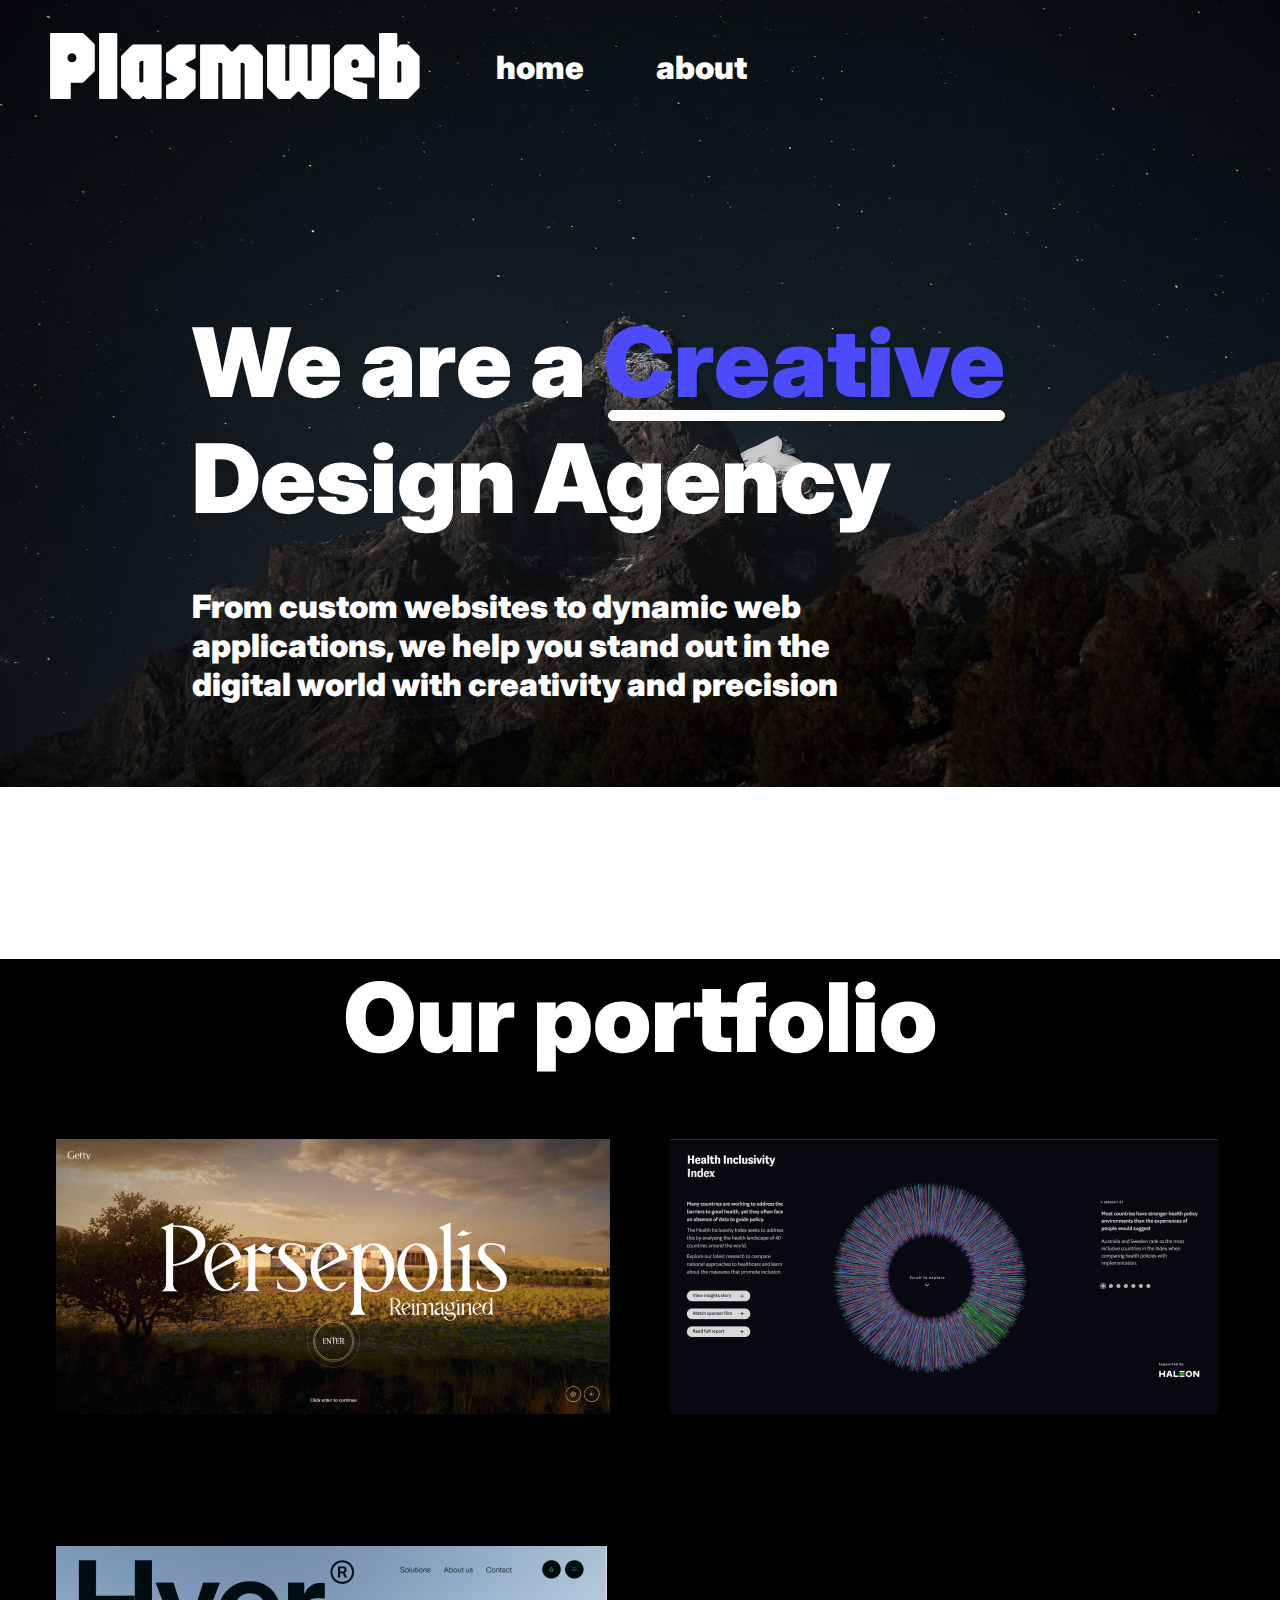
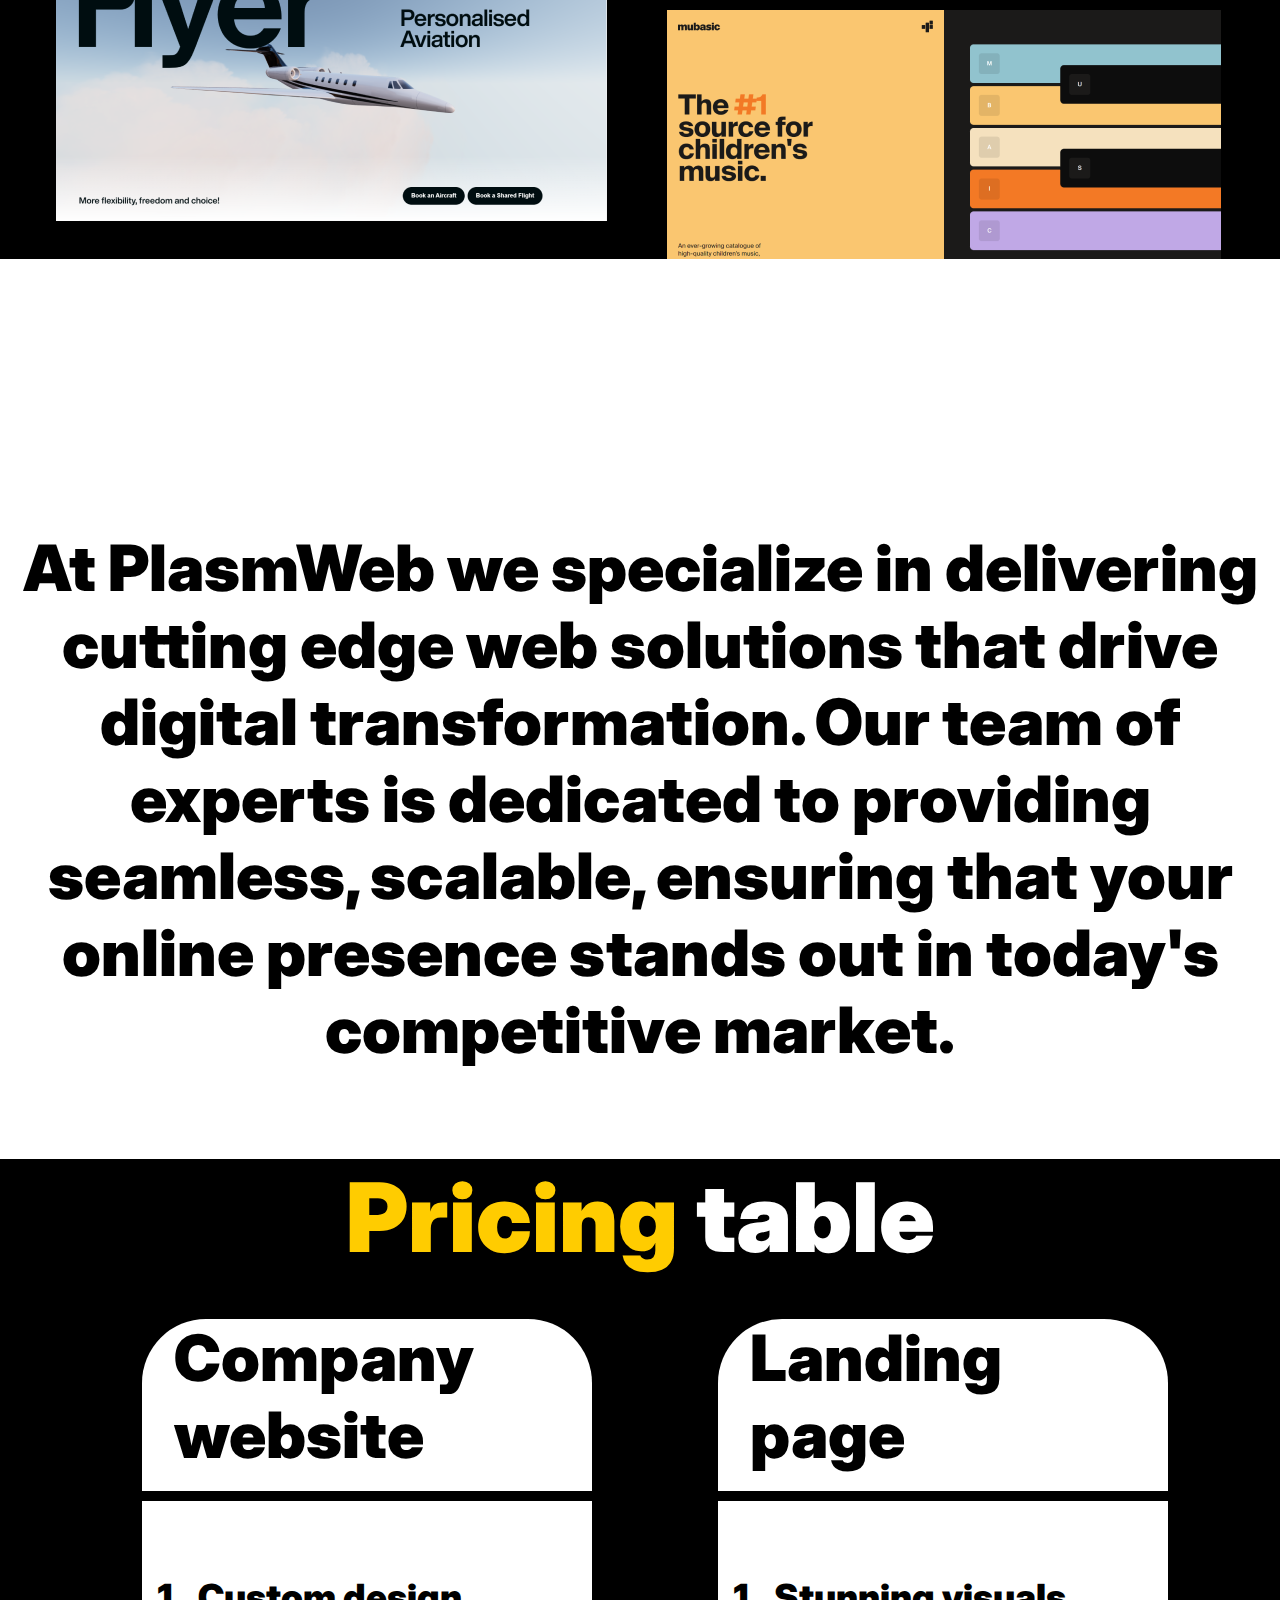
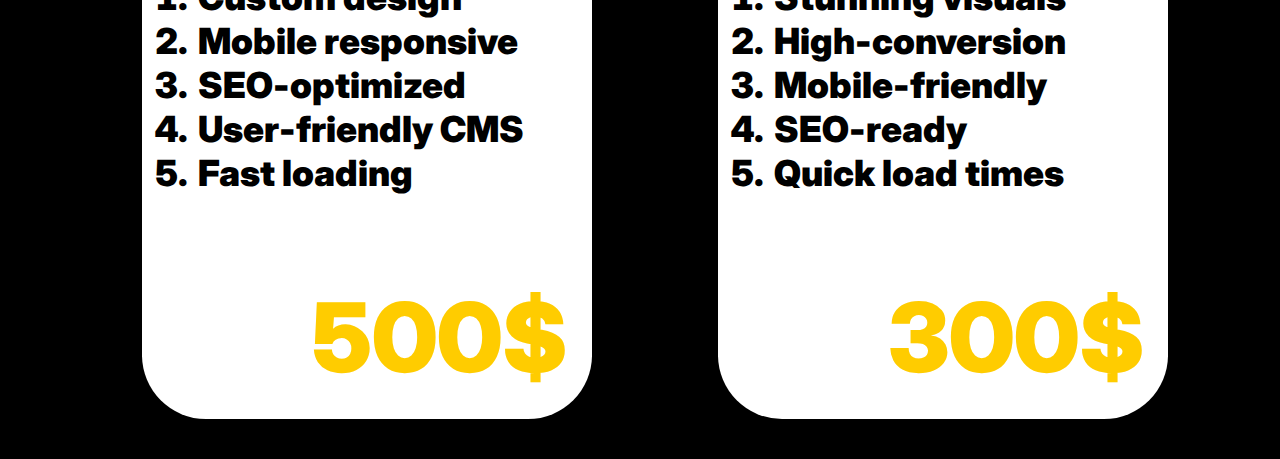
<file: index.html>
<!DOCTYPE html>
<html lang="en">
<head>
    <meta charset="UTF-8">
    <title>Plasm Web</title>
    <link rel="stylesheet" href="style.css">
    <link rel="preconnect" href="https://fonts.googleapis.com">
    <link rel="preconnect" href="https://fonts.gstatic.com" crossorigin>
    <link href="https://fonts.googleapis.com/css2?family=Jaro:opsz@6..72&display=swap" rel="stylesheet">
    <link rel="preconnect" href="https://fonts.googleapis.com">
    <link rel="preconnect" href="https://fonts.gstatic.com" crossorigin>
    <link href="https://fonts.googleapis.com/css2?family=Inter:ital,opsz,wght@0,14..32,100..900;1,14..32,100..900&family=Jaro:opsz@6..72&display=swap" rel="stylesheet">
</head>
<body>
<div class="page1" >
  <div>
    <h1 class="logo" draggable="true">Plasmweb</h1>
    <a id="home" class="links" href="./index.html">home</a>
    <a id="about" class="links" href="./about.html">about</a>
    <a id="contact" class="links" href="./contact.html">contact</a>
  </div>
     <div class="main" >
        <h1 id="text1">We are a <span id="Design">Creative</span>  Design Agency</h1>
        <div class="rectangle">
        <p id="a">a</p>
        </div>
         <h2 id="text2">From custom websites to dynamic web applications, we help you stand out in the digital world with creativity and precision</h2>
     </div>
</div>

<div class="page2" >
    <h1 id="text3">Our portfolio</h1>
    <div id="images">
       <a href="https://persepolis.getty.edu/" ><img id="first" class="first" src="assets/1.png" alt="website photo"></a>
       <a href="https://impact.economist.com/projects/health-inclusivity-index?i=6"><img id="second" src="assets/2.png" alt="website photo"></a>
       <a href="https://www.flyhyer.com/"><img id="third" src="assets/3.png" alt="website photo"></a>
       <a href="https://mubasic-test.webflow.io/"><img id="fourth" src="assets/4.png" alt="website photo"></a>
       <a href="https://digital-cover.com/"><img id="five" src="assets/5.png" alt="website photo"></a>
       <a href="https://www.superlist.com/"><img id="six" src="assets/6.png" alt="website photo"></a>
    </div>
    <h2 id="text4">and more..</h2>
</div>

<div class="page3">
    <h2 id="text5">At PlasmWeb we specialize in delivering cutting edge web solutions that drive digital transformation. Our team of experts is dedicated to providing seamless, scalable, ensuring that your online presence stands out in today's competitive market. </h2>
</div>

<div class="page4">
    <h1 id="text6"><span id="pricing">Pricing</span> table</h1>
    <div id="horizontal"><p style="display: none">a</p></div>
    <div id="one" class="idk">
       <h2 class="mText">Company website</h2>
        <ol class="lists">
            <li>Custom design</li>
            <li>Mobile responsive</li>
            <li>SEO-optimized</li>
            <li>User-friendly CMS</li>
            <li>Fast loading</li>
        </ol>
        <h2 class="price">500$</h2>
    </div>
    <div id="two" class="idk">
       <h2 class="mText">Landing page</h2>
        <ol class="lists">
            <li>Stunning visuals</li>
            <li>High-conversion</li>
            <li>Mobile-friendly</li>
            <li>SEO-ready</li>
            <li>Quick load times</li>
        </ol>
        <h2 class="price">300$</h2>
    </div>
    <div id="three" class="idk">
       <h2 class="mText">Website promotion</h2>
        <ol class="lists">
            <li>Targeted advertising</li>
            <li>Social media strategy</li>
            <li>Content marketing</li>
            <li>Email campaigns</li>
            <li>Performance tracking</li>
        </ol>
        <h2 class="price">200$</h2>
    </div>
</div>
</body>
</html>
</file>
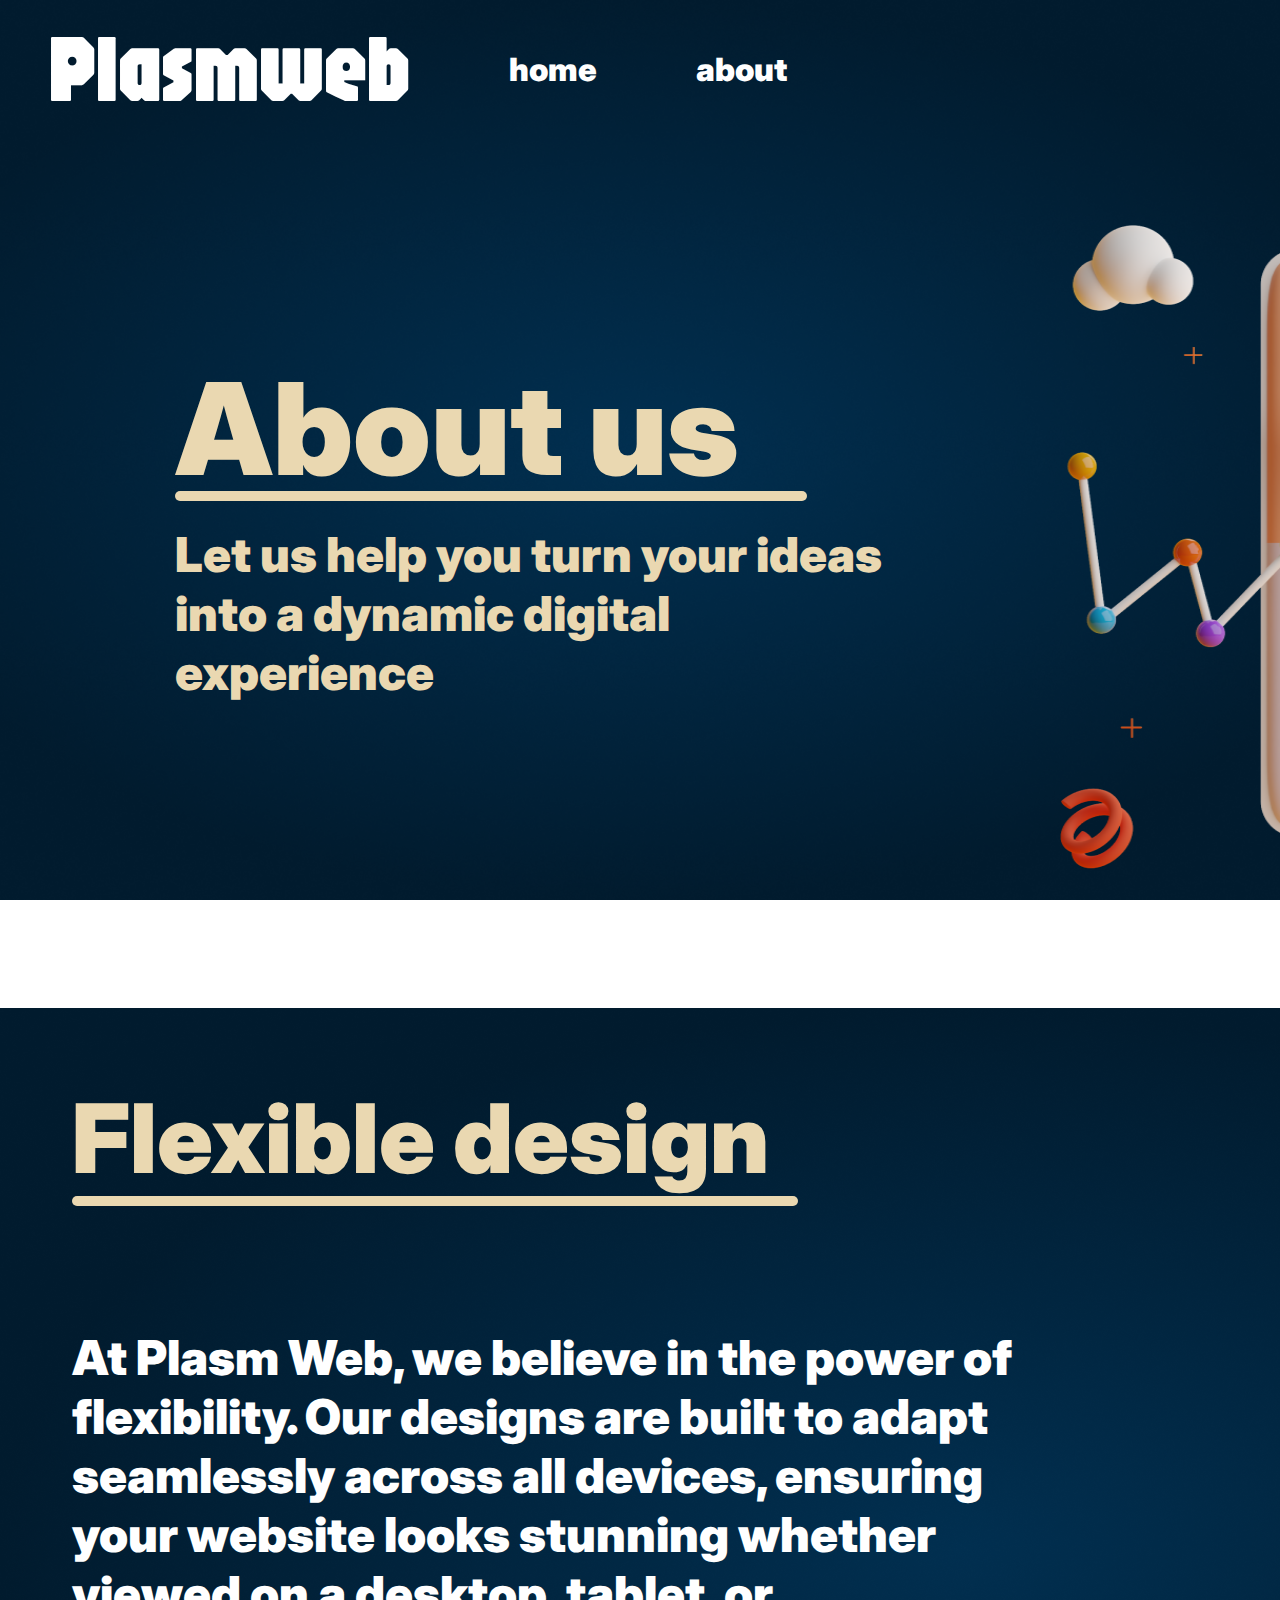
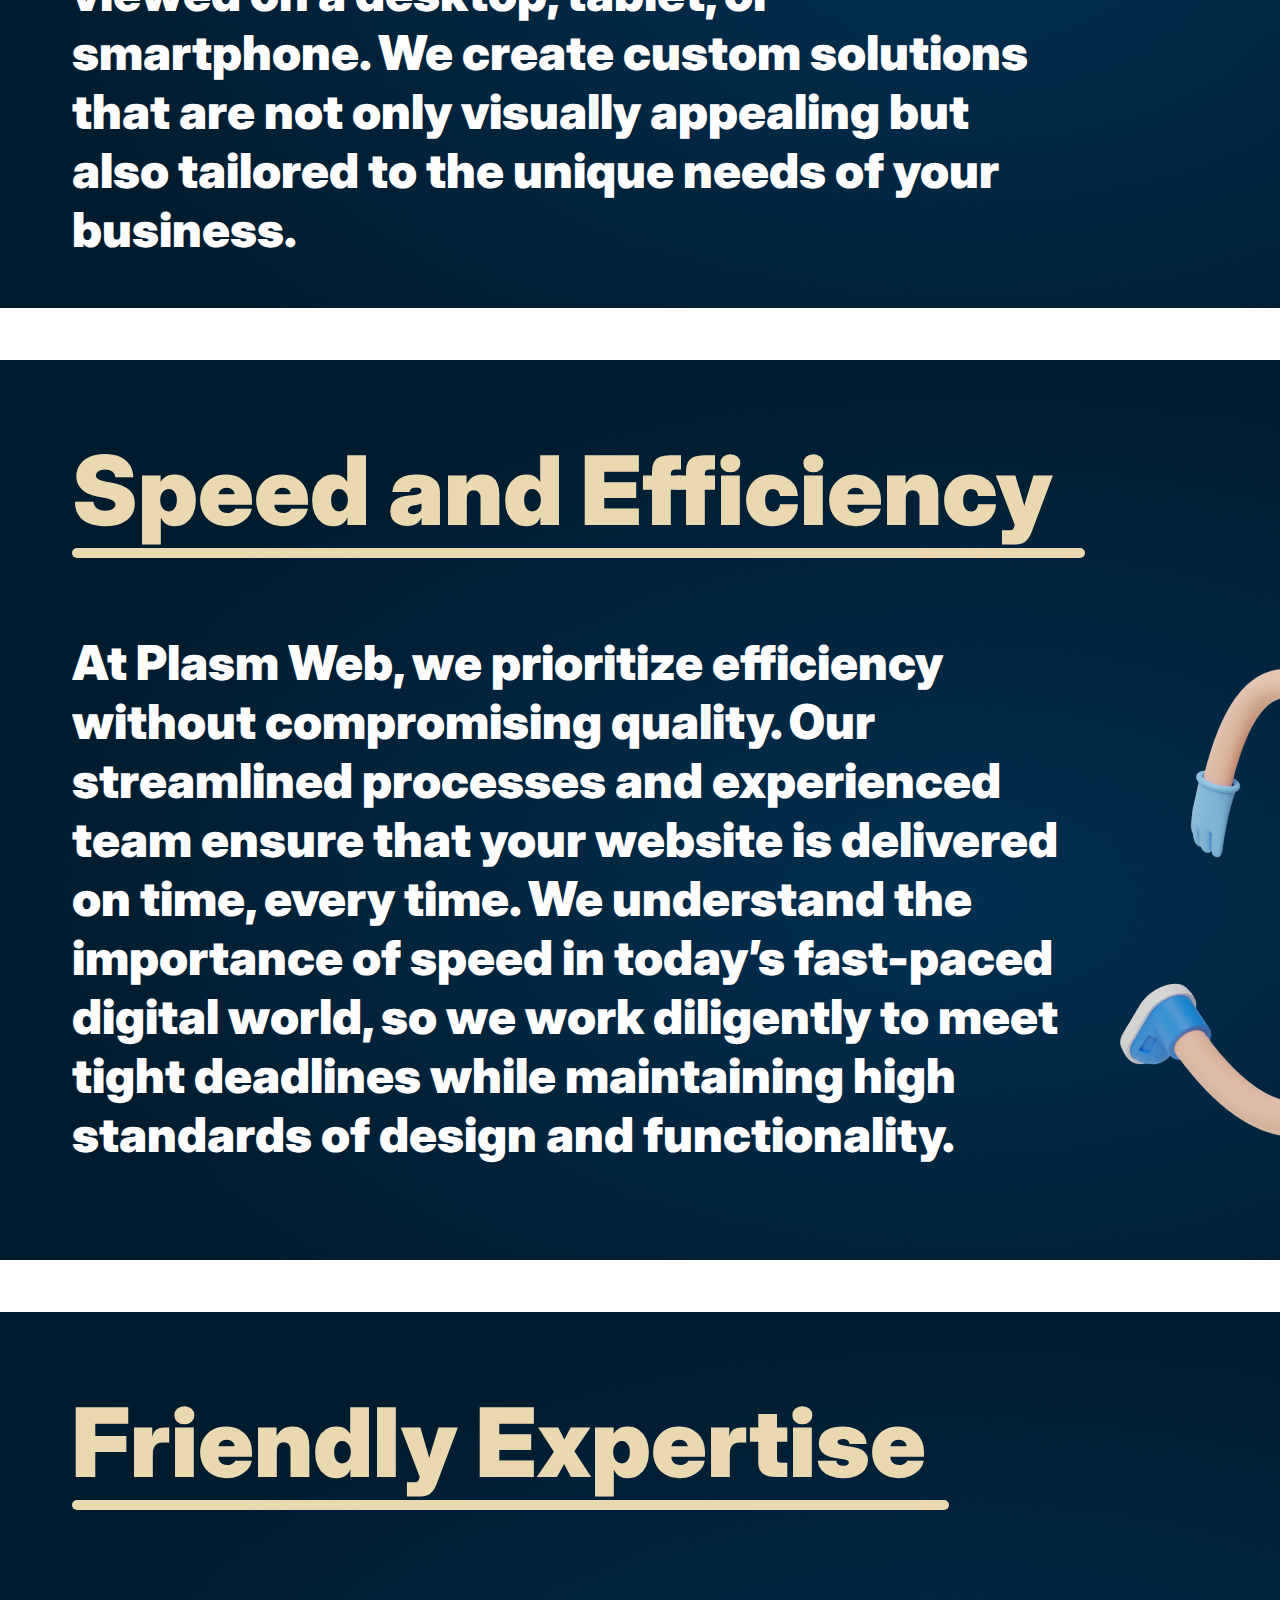
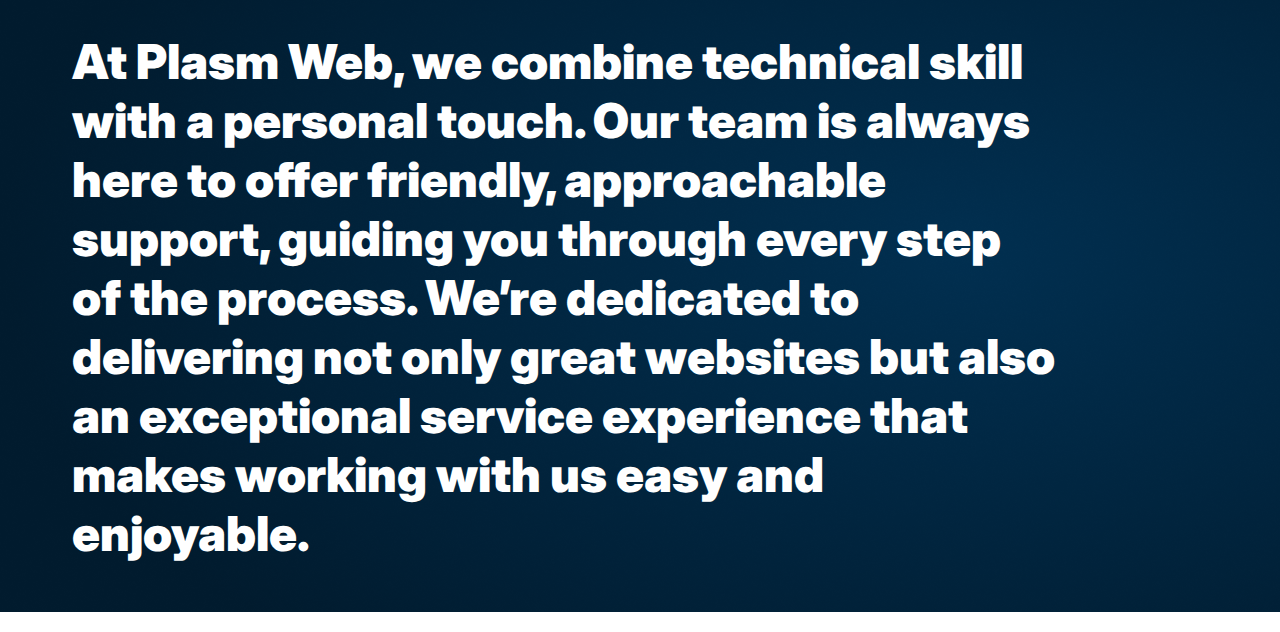
<file: about.html>
<!DOCTYPE html>
<html lang="en">
<head>
    <meta charset="UTF-8">
    <title>Plasm Web</title>
    <link rel="stylesheet" href="about.css">
    <link rel="preconnect" href="https://fonts.googleapis.com">
    <link rel="preconnect" href="https://fonts.gstatic.com" crossorigin>
    <link href="https://fonts.googleapis.com/css2?family=Inter:ital,opsz,wght@0,14..32,100..900;1,14..32,100..900&family=Jaro:opsz@6..72&display=swap" rel="stylesheet">
</head>
<body>
<div class="main">
    <nav class="links">
        <h1 id="logo">Plasmweb</h1>
        <a id="home" class="link" href="./index.html">home</a>
        <a id="about" class="link" href="./about.html">about</a>
        <a id="contact" class="link" href="./contact.html">contact</a>
    </nav>
    <div class="title">
        <h1 class="text1">About us</h1>
        <div class="rectangle"><p style="display: none">a</p></div>
        <h2 class="text2">Let us help you turn your ideas into a dynamic digital experience</h2>
    </div>
    <img class="need" src="./assets/needs.png" alt="3d image decor" />
    <div class="page2" >
        <h2 class="num1">Flexible design</h2>
        <div class="rectangle" id="rec1"><p style="display: none">a</p></div>
        <h3 class="text3">At Plasm Web, we believe in the power of flexibility. Our designs are built to adapt seamlessly across all devices, ensuring your website looks stunning whether viewed on a desktop, tablet, or smartphone. We create custom solutions that are not only visually appealing but also tailored to the unique needs of your business.</h3>
        <img class="need2" src="./assets/needs2.png" alt="3d image of robot" />
    </div>
    <div class="page2" id="page3" >
        <h2 id="text3">Speed and Efficiency</h2>
        <div class="rectangle" id="rec2"><p style="display: none">a</p></div>
        <h3 class="text3" id="speed">At Plasm Web, we prioritize efficiency without compromising quality. Our streamlined processes and experienced team ensure that your website is delivered on time, every time. We understand the importance of speed in today’s fast-paced digital world, so we work diligently to meet tight deadlines while maintaining high standards of design and functionality.</h3>
        <img class="need2" src="./assets/need3.png" alt="3d image of calendar" />
    </div>
    <div class="page2" id="page4" >
        <h2 class="num1" id="flex">Friendly Expertise</h2>
        <div class="rectangle" id="rec3"><p style="display: none">a</p></div>
        <h3 class="text3">At Plasm Web, we combine technical skill with a personal touch. Our team is always here to offer friendly, approachable support, guiding you through every step of the process. We’re dedicated to delivering not only great websites but also an exceptional service experience that makes working with us easy and enjoyable.</h3>
        <img class="need2" id="need4" src="./assets/need4.png" alt="3d image of robot" />
    </div>
</div>


</body>
</html>
</file>
<file: style.css>
body {
    background-image: url("./assets/Frame.png");
    background-repeat: no-repeat;
    background-size: cover;
    background-position: center;
    margin: 0;
    height: 80vh;
}

.logo {
    color: white;
    font-family: "Jaro", sans-serif;
    font-optical-sizing: auto;
    font-weight: 400;
    font-style: normal;
    font-size: 99.2px;
    display: inline;
    margin: 0;
    position: absolute;
    left: 48px;
}

#text1 {
    color: white;
    font-size: 96px;
    font-family: "Inter", sans-serif;
    font-optical-sizing: auto;
    font-weight: 900;
    font-style: normal;
    position: absolute;
    width: 1008px;
    height: 240px;
}

#Design {
    color: #4B4BFB;
    display: inline-block;
    position: relative;
}

.links {
    display: inline;
    color: white;
    font-size: 32px;
    font-family: "Inter", sans-serif;
    font-optical-sizing: auto;
    font-weight: 900;
    font-style: normal;
    text-decoration: none;
    position: absolute;
    left: 560px;
    top: 48px;
}

.rectangle {
    background-color: white;
    border: 1px white solid;
    border-radius: 20px;
    width: 395px;
    height: 9px;
    position: absolute;
    top: 169.6px;
    left: 416px;
}

.main {
    position: absolute;
    left: 192px;
    top: 240px;
    width: 1008px;
    height: 240px;
}

#text2 {
    color: white;
    font-family: "Inter", sans-serif;
    font-optical-sizing: auto;
    font-weight: 900;
    font-style: normal;
    font-size: 32px;
    text-wrap: balance;
    position: absolute;
    top: 320px;
    width: 800px;
}

#a {
    display: none;
}

#about {
    margin-left: 96px;
}

#contact {
    margin-left: 296px;
    display: none;
}

#home {
    margin-left: -64px;
}

.page2 {
    background-color: black;
    height: 100%;
    width: 100%;
    position: absolute;
    top: 106.5vh;
}

#text3 {
    color: white;
    font-family: "Inter", sans-serif;
    font-optical-sizing: auto;
    font-weight: 900;
    font-style: normal;
    font-size: 96px;
    text-wrap: balance;
    text-align: center;
    margin: 0;
}

#second, #third, #first, #fourth, #five, #six {
    margin-left: 56px;
}

#first, #second, #third {
    margin-bottom: 64px;
    margin-top: 64px;
}

#text4 {
    color: white;
    font-family: "Inter", sans-serif;
    font-optical-sizing: auto;
    font-weight: 900;
    font-style: normal;
    font-size: 64px;
    text-wrap: balance;
    text-align: center;
    margin-top: 22.4px;
}

.page3 {
    background-color: white;
    height: 100%;
    width: 100%;
    position: absolute;
    top: 206.5vh;
}

#text5 {
    color: black;
    font-family: "Inter", sans-serif;
    font-optical-sizing: auto;
    font-weight: 900;
    font-style: normal;
    font-size: 64px;
    text-wrap: balance;
    text-align: center;
    margin-top: 270.5px;
}

.page4 {
    background-color: black;
    height: 100%;
    width: 100%;
    position: absolute;
    top: 306.5vh;
}

#pricing {
    color: #FFCC00;
    font-family: "Inter", sans-serif;
    font-optical-sizing: auto;
    font-weight: 900;
    font-style: normal;
    font-size: 96px;
    text-wrap: balance;
    text-align: center;
    margin: 0;
}

#text6 {
    color: white;
    font-family: "Inter", sans-serif;
    font-optical-sizing: auto;
    font-weight: 900;
    font-style: normal;
    font-size: 96px;
    text-wrap: balance;
    text-align: center;
    margin: 0;
}

#one {
    background-color: white;
    width: 450px;
    height: 700px;
    border-radius: 64px;
    display: inline-block;
    position: absolute;
    top: 160px;
    left: 142px;
}

#two {
    background-color: white;
    width: 450px;
    height: 700px;
    position: absolute;
    top: 160px;
    left: 718px;
    border-radius: 64px;
}

#three {
    background-color: white;
    width: 450px;
    height: 700px;
    position: absolute;
    top: 160px;
    left: 1292px;
    border-radius: 64px;
}

.idk {
    margin: 0;
    vertical-align: top;
}

.mText {
    font-family: "Inter", sans-serif;
    font-optical-sizing: auto;
    font-weight: 900;
    font-style: normal;
    font-size: 64px;
    margin: 0;
    max-width: 403px;
    position: absolute;
    left: 32px;
}

#horizontal {
    background-color: black;
    width: 100%;
    height: 10px;
    position: absolute;
    z-index: 100000000;
    top: 332.8px;
}

.lists {
    font-family: "Inter", sans-serif;
    font-optical-sizing: auto;
    font-weight: 900;
    font-style: normal;
    font-size: 36px;
    margin: 0;
    position: absolute;
    left: 16px;
    top: 256px;
}

.price {
    font-family: "Inter", sans-serif;
    font-optical-sizing: auto;
    font-weight: 900;
    font-style: normal;
    font-size: 96px;
    margin: 0;
    position: absolute;
    top: 560px;
    left: 169.6px;
    color: #FFCC00;
}
</file>
<file: about.css>
body {
    background-image: url("./assets/Frame1.png");
    width: 100vh;
    height: 100vh;
    background-repeat: no-repeat;
    background-size: cover;
    background-position: center;
    margin: 0;
    z-index: 1;
}

#logo {
    font-family: "Jaro", sans-serif;
    font-optical-sizing: auto;
    font-weight: 400;
    font-style: normal;
    font-size: 96px;
    color: white;
    margin: 0;
    position: absolute;
    left: 49px;
    top: 4.8px;
}

.text1 {
    font-family: "Inter", sans-serif;
    font-optical-sizing: auto;
    font-weight: 900;
    font-style: normal;
    font-size: 128px;
    color: #EAD8B1;
    position: absolute;
    left: 174.88px;
    top: 350.88px;
    margin: 0;
}

.rectangle {
    background-color: #EAD8B1;
    width: 632px;
    height: 10px;
    position: absolute;
    top: 491.2px;
    left: 174.88px;
    border-radius: 64px;
    margin: 0;
}

.text2 {
    font-family: "Inter", sans-serif;
    font-optical-sizing: auto;
    font-weight: 900;
    font-style: normal;
    font-size: 48px;
    color: #EAD8B1;
    margin: 0;
    position: absolute;
    top: 524.96px;
    left: 174.88px;
    width: 743px;
    height: 174px;
}

#text {
    margin-top: 408px;
    position: absolute;
    left: 160px;
    font-size: 56px;
}

.arrow1 {
    font-family: "Inter", sans-serif;
    font-optical-sizing: auto;
    font-weight: 200;
    font-style: normal;
    font-size: 36px;
    color: #DFD3C3;
    text-wrap: balance;
    text-align: center;
    margin: 0;
}

.link {
    display: inline;
    color: white;
    font-size: 32px;
    font-family: "Inter", sans-serif;
    font-optical-sizing: auto;
    font-weight: 900;
    font-style: normal;
    text-decoration: none;
    position: absolute;
    left: 560px;
    top: 48px;
    margin-top: +24px;
}

#about {
    position: absolute;
    left: 696px;
    top: 49.6px;
    margin: 0;
}

#contact {
    position: absolute;
    top: 49.6px;
    left: 887px;
    margin: 0;
    display: none;
}

#home {
    position: absolute;
    left: 509px;
    top: 49.6px;
    margin: 0;
}

#text3 {
    font-size: 48px;
    font-family: "Inter", sans-serif;
    font-optical-sizing: auto;
    font-weight: 900;
    text-wrap: balance;
    text-align: center;
    color: #DFD3C3;
    margin-top: 278.88px;
    margin-left: 142.4px;
    margin-bottom: 278.88px;
    max-width: 1635px;
}

.need {
    width: 922px;
    height: 922px;
    position: absolute;
    top: 64px;
    left: 960px;
    margin: 0;
}

#rec1 {
    width: 726px;
    position: absolute;
    left: 72px;
    top: 188px;
    background-color: #EAD8B1;
}

.num1 {
    font-family: "Inter", sans-serif;
    font-optical-sizing: auto;
    font-weight: 900;
    color: #EAD8B1;
    font-size: 96px;
    position: absolute;
    left: 72px;
    top: 72px;
    margin: 0;
}

.page2 {
    background-image: url("./assets/Frame1.png");
    width: 100%;
    height: 100vh;
    background-repeat: no-repeat;
    z-index: 1;
    position: absolute;
    top: 1080px;
    margin-top: -72px;
}

.text3 {
    font-family: "Inter", sans-serif;
    font-optical-sizing: auto;
    font-weight: 900;
    color: #FFFFFF;
    font-size: 48px;
    position: absolute;
    left: 72px;
    top: 320px;
    max-width: 986px;
    margin: 0;
}

.need2 {
    position: absolute;
    margin: 0;
    top: 118px;
    left: 1120px;
}

#rec2 {
    width: 1013px;
    position: absolute;
    top: 188px;
    left: 72px;
}

#page3 {
    position: absolute;
    top: 2032px;
    margin-top: -72px;
}

#text3 {
    font-family: "Inter", sans-serif;
    font-optical-sizing: auto;
    font-weight: 900;
    color: #EAD8B1;
    font-size: 96px;
    position: absolute;
    left: 72px;
    top: 72px;
    margin: 0;
}

#speed {
    margin: 0;
    position: absolute;
    top: 273px;
    left: 72px;
    max-width: 986px;
}

#page4 {
    position: absolute;
    top: 2984px;
}

#flex4 {
    margin: 0;
}

#rec3 {
    margin: 0;
    position: absolute;
    top: 188px;
    left: 72px;
    width: 877px;
}

#need4 {
    width: 454px;
    height: 848px;
    position: absolute;
    top: 72px;
    left: 1304px;
    margin: 0;
}
</file>
